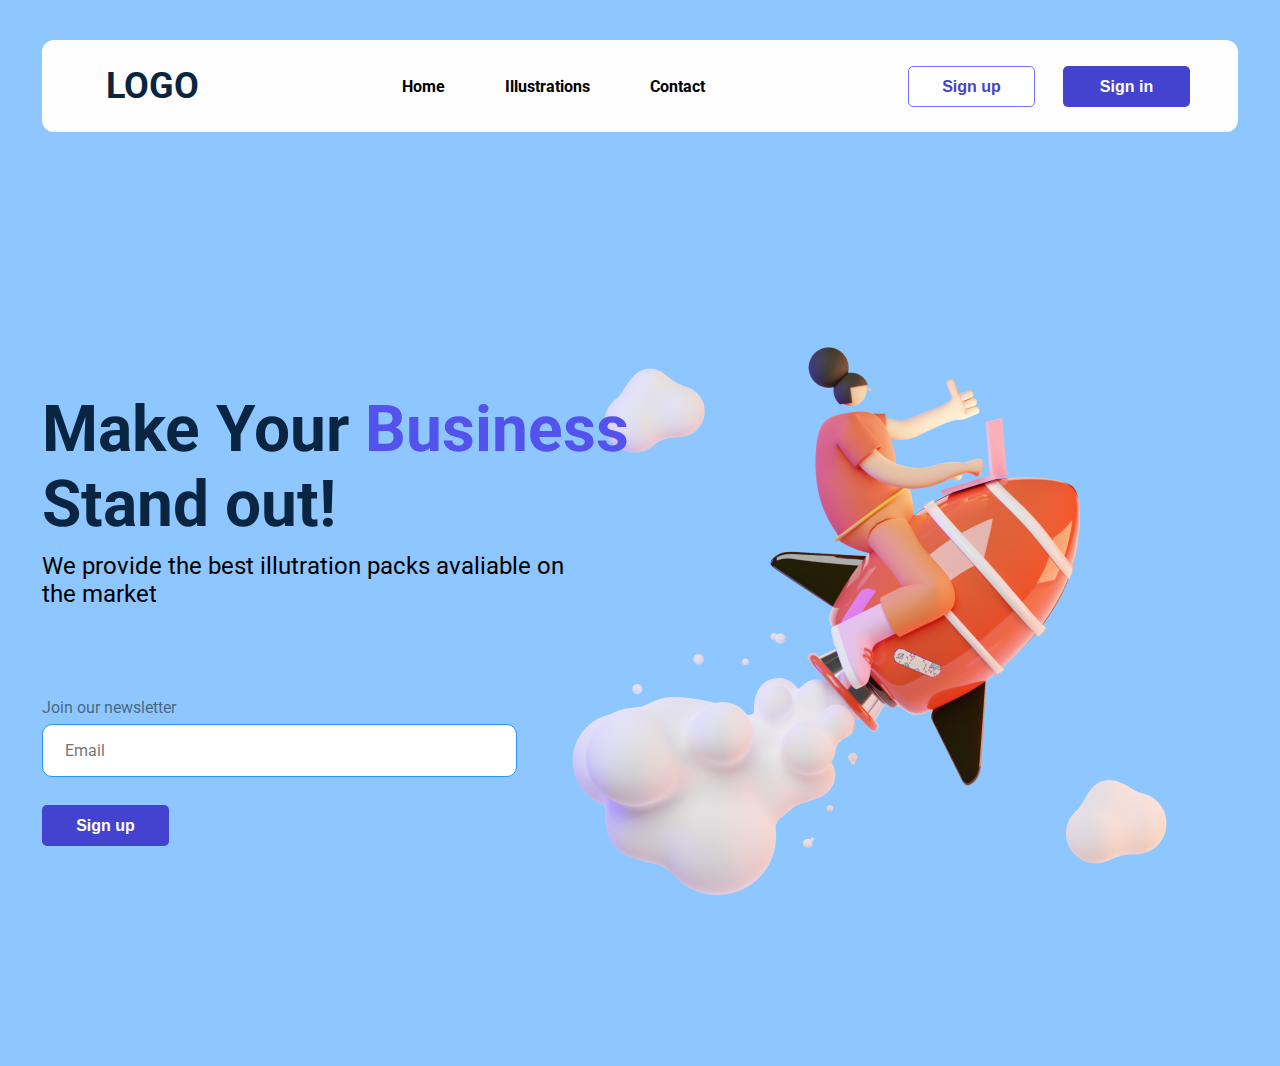
<file: index.html>
<!DOCTYPE html>
<html lang="ru">
<head>
    <meta charset="UTF-8">
    <meta http-equiv="X-UA-Compatible" content="IE=edge">
    <meta name="viewport" content="width=device-width, initial-scale=1.0">
    <link rel="stylesheet" href="style.css">
    <script src="js/jquery-3.6.0.min.js"></script>
    <script src="js/app.js"></script>
    <title>Лабораторная работа 4</title>
</head>
<body>
   <header class="container">
       <div class="header_container">
           <section class="header_logo">Logo</section>
           <nav class="header_menu">
               <ul>
                   <li><a href="#">Home</a></li>
                   <li><a href="#">Illustrations</a></li>
                   <li><a href="#">Contact</a></li>
               </ul>
           </nav>
           <section class="header_auth">
               <button class="button register_button">Sign up</button>
               <button class="button login_button">Sign in</button>
           </section>
           <a href="#" class="burger_menu">
               <span></span>
               <span></span>
               <span></span>
           </a>
       </div>
   </header>
   <main class="container">
       <div class="main_container">
        <h1>Make Your <span class="violet">Business</span> Stand out!</h1>
        <h2>We provide the best illutration packs avaliable on the market</h2>

        <form action="#" class="newsletter_form">
            <div class="newsletter_title">Join our newsletter</div>
            <input type="email" name="email" placeholder="Email">
            <button type="submit" class="button login_button">Sign up</button>
        </form>
        </div>
   </main>
</body>
</html>
</file>
<file: style.css>
@import url('https://fonts.googleapis.com/css2?family=Roboto:wght@400;500;700&display=swap');

* 
{
    box-sizing: border-box;
}

body
{
    font-family: 'Roboto', sans-serif;
    margin: 0;
    padding: 0;
}

.container
{
    max-width: 1440px;
    width: 100%;
    margin: 0 auto;
}

header, main
{
    background-color: rgba(30, 144, 255, 0.5);
}

header
{
    padding: 40px 0; 
}

.header_container
{
    display: flex;
    justify-content: space-between;
    align-items: center;
    padding: 25px 48px 25px 64px;
    max-width: 1196px;
    width: 100%;
    margin: 0 auto;
    background-color: #FEFEFE;
    border-radius: 12px;
    position: relative;
}

.header_logo
{
    text-transform: uppercase;
    font-weight: 700;
    font-size: 36px;
    line-height: 42px;
    color: #0A2541;
}

.header_menu ul
{
    display: flex;
    align-items: center;
    justify-content: space-between;
    margin: 0;
    padding: 0;
    list-style: none;
}

.header_menu ul li a
{
    font-weight: 700;
    font-size: 16px;
    line-height: 19px;
    color: #000;
    text-decoration: none;
    padding-left: 30px;
    padding-right: 30px;
}

.header_auth
{
    display: flex;
    align-items: center;
    justify-content: space-between;
}

.button
{
    display: flex;
    align-items: center;
    justify-content: center;
    width: 127px;
    height: 41px;
    font-weight: 700;
    font-size: 16px;
    line-height: 19px;
    border-radius: 5px;
    transition: 0.3s;
}

.register_button
{
    margin-right: 28px;
    color: #4443D0;
    background-color: #fff;
    border: 1px solid #7372FF;
}

.register_button:hover
{
    background-color: #4443D0;
    color: #fff;
}

.login_button
{
    background-color: #4443D0;
    color: #fff;
    border: none;
}

.login_button:hover
{
    color: #4443D0;
    background-color: #fff;
    border: 1px solid #7372FF;
}

main
{
    padding: 220px 0;
    background-image: url('img/Saly-1.png');
    background-position: bottom right;
    background-repeat: no-repeat;
}

.main_container
{
    max-width: 1196px;
    margin: 0 auto;
    width: 100%;
}

.violet
{
    color: #5352ed;
}

main h1
{
    font-weight: 700;
    font-size: 64px;
    line-height: 75px;
    color: #0A2541;
    max-width: 602px;
    width: 100%;
    margin: 0;
    margin-bottom: 10px;
}

main h2
{
    margin: 0;
    font-weight: 400;
    font-size: 24px;
    line-height: 28px;
    color: #000000;
    max-width: 549px;
    width: 100%;
    margin-bottom: 90px;
}

.newsletter_form
{
    max-width: 475px;
    width: 100%;
}

.newsletter_title
{
    font-weight: 400;
    font-size: 16px;
    line-height: 19px;
    color: rgba(0, 0, 0, 0.5);
    margin-bottom: 7px;
}

.newsletter_form input
{
    font-family: 'Roboto', sans-serif;
    background-color: #fff;
    width: 100%;
    border: 1px solid #2A92F9;
    border-radius: 10px;
    padding: 16px 22px;
    font-weight: 400;
    font-size: 16px;
    line-height: 19px;
    color: #9F9F9F;
    margin-bottom: 28px;
}

.burger_menu 
{
    display: none;
}

@media screen and (max-width: 1260px) {
    .container {
        padding-left: 15px;
        padding-right: 15px;
    }
}

@media screen and (max-width: 1000px) {
    main {
        padding: 50px 0;
        background-position: center right;
        background-size: contain;
    }
}

@media screen and (max-width: 900px) {
    .header_logo {
        font-size: 30px;
    }
    .header_menu ul li a {
        padding-left: 15px;
        padding-right: 15px;
    }
    .register_button {
        margin-right: 15px;
    }
}

@media screen and (max-width: 767px) {
    .header_menu {
        display: none;
        position: absolute;
        top: 80px;
        left: 0;
        width: 100%;
        background: #fff;
        border-bottom-left-radius: 12px;
        border-bottom-right-radius: 12px;
    }

    .header_menu ul {
        flex-wrap: wrap;
    }

    .header_menu ul li {
        width: 100%;
    }

    .header_menu ul li a{
        display: block;
        width: 100%;
        padding-top: 15px;
        padding-bottom: 15px;
        font-size: 20px;
        text-align: center;
    }

    main h1 {
        font-size: 40px;
        line-height: 42px;
    }

    .burger_menu {
        display: block;
        width: 40px;
    }

    .burger_menu span {
        display: block;
        width: 100%;
        height: 4px;
        background: #000;
        margin-bottom: 7px;
        transition: 0.3s;
    }

    .burger_menu span:last-child {
        margin-bottom: 0;
    }

    .burger_menu.opened span:nth-child(2){
        display: none;
    }
    .burger_menu.opened span:first-child{
        transform: rotateZ(45deg);
    }
    .burger_menu.opened span:last-child{
        transform: translateY(-11px) rotateZ(-45deg);
    }

    .header_container {
        padding-left: 15px;
        padding-right: 15px;
    }
}

@media screen and (max-width: 500px) {
    .header_logo {
        font-size: 20px;
    }
    .register_button, .login_button {
        width: 90px;
    }

    .register_button {
        margin-right: 5px;
    }
}

@media screen and (max-width: 380px) {
    .header_logo {
        font-size: 15px;
    }
    .register_button, .login_button {
        width: 75px;
    }
}
</file>
